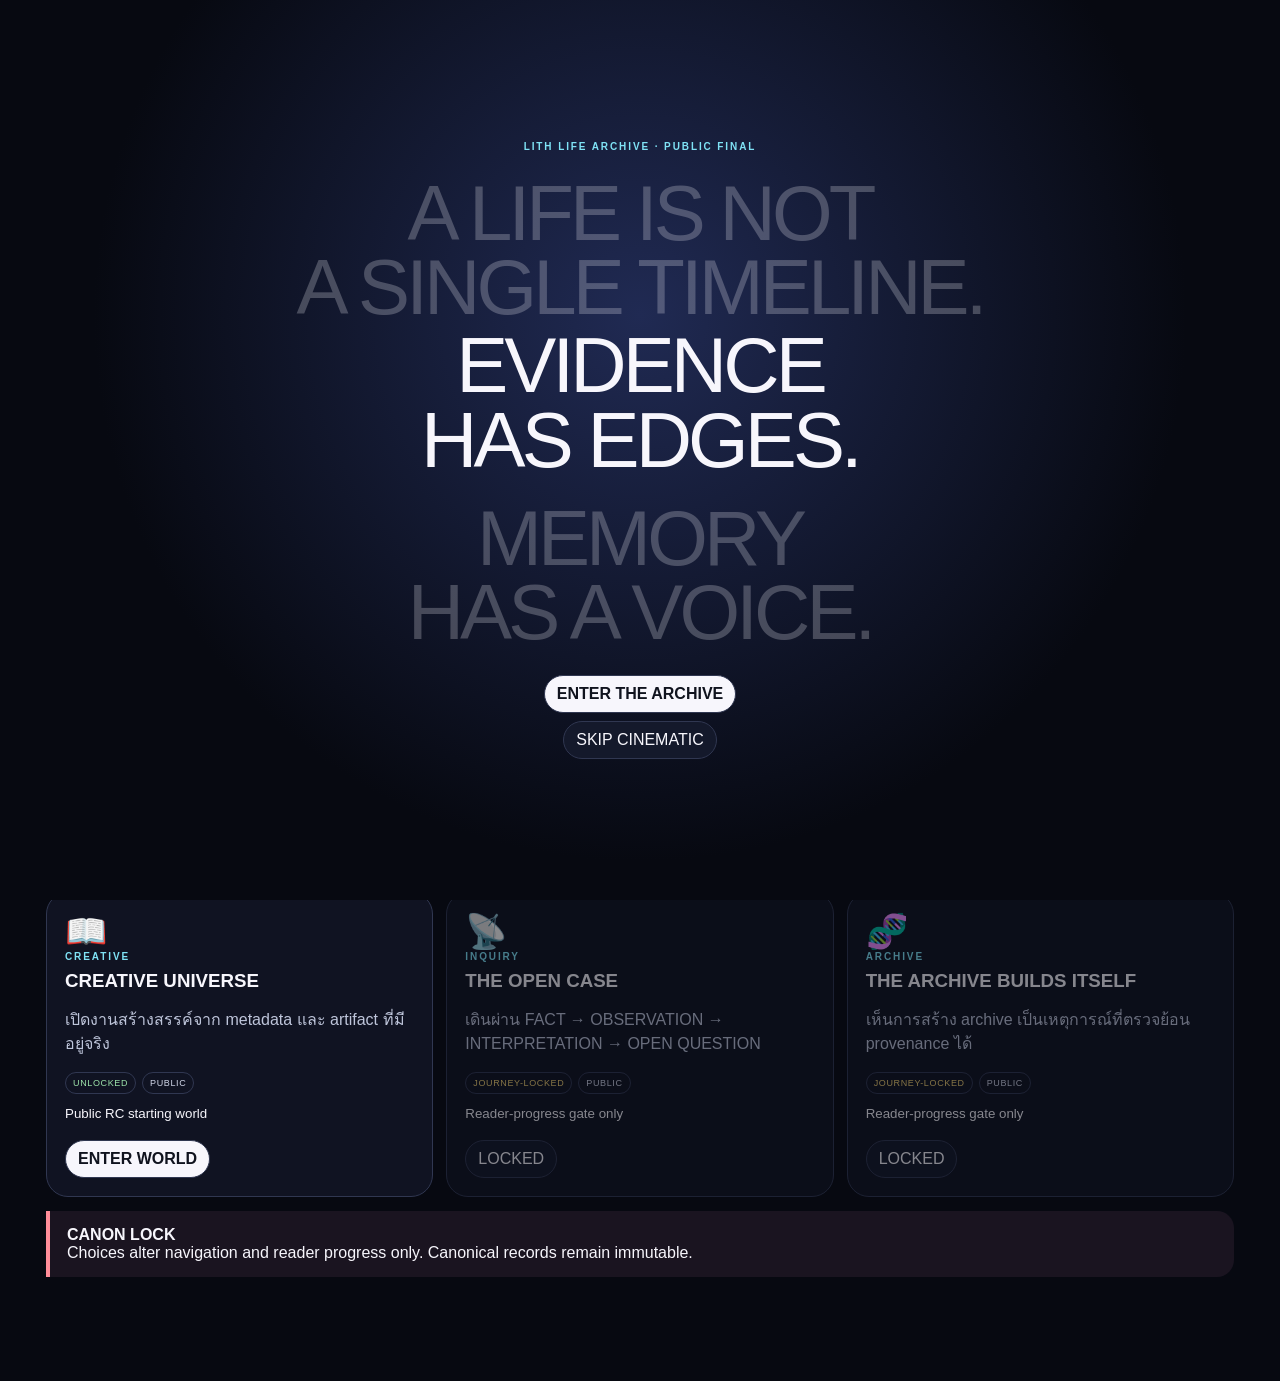
<file: index.html>
<!doctype html><html lang="th"><head><meta charset="utf-8"><meta name="viewport" content="width=device-width,initial-scale=1,viewport-fit=cover"><meta name="theme-color" content="#070911"><meta name="robots" content="index,follow"><meta name="description" content="LITH LIFE ARCHIVE — playable biography public final"><meta property="og:title" content="LITH LIFE ARCHIVE · v1.0 FINAL"><meta property="og:description" content="Playable biography with canon-safe Story, Webtoon, Quest, Archive, Time Travel and Memory Constellation."><meta property="og:type" content="website"><meta name="twitter:card" content="summary"><link rel="manifest" href="manifest.webmanifest"><link rel="icon" href="icon.svg"><title>LITH LIFE ARCHIVE · v1.0 FINAL</title><link rel="stylesheet" href="styles.css"></head><body><a class="skip" href="#main">ข้ามไปเนื้อหาหลัก</a>
<div id="loader" class="loader"><div class="loaderBox"><div class="releaseBadge">PUBLIC RELEASE · FINAL</div><h2 id="loaderTitle">VERIFYING PUBLIC BUILD…</h2><div id="loaderChecks"></div></div></div>
<div id="cinema" class="cinema"><div class="cinemaInner"><div class="eyebrow">LITH LIFE ARCHIVE · PUBLIC FINAL</div><div class="cinemaLine on">A LIFE IS NOT<br>A SINGLE TIMELINE.</div><div class="cinemaLine">EVIDENCE<br>HAS EDGES.</div><div class="cinemaLine">MEMORY<br>HAS A VOICE.</div><button id="enterArchive" class="btn primary">ENTER THE ARCHIVE</button><br><button id="skipCinema" class="btn" style="margin-top:8px">SKIP CINEMATIC</button></div></div>
<div id="chapterTransition" class="chapterTransition"><div><div id="transitionIcon" class="bigIcon">✦</div><div class="eyebrow">STORY DOOR</div><h2 id="transitionTitle"></h2></div></div>
<main id="main" class="app"><header class="top"><div class="brand">LITH LIFE ARCHIVE<small>v1.0.0 · PUBLIC CORPUS ONLY</small></div><div class="spacer"></div><div class="settings"><button class="round" data-setting="sound" aria-label="เปิดหรือปิดเสียง">🔇</button><button class="round" data-setting="haptics" aria-label="เปิดหรือปิดระบบสั่น">📳</button></div></header>
<section class="hero"><div class="releaseBadge">PUBLIC RELEASE · FINAL</div><div class="eyebrow">PLAYABLE BIOGRAPHY · CANON-SAFE BUILD</div><h1>เรื่องราวที่เล่นได้<br><em>โดยอดีตไม่ถูกเล่นใหม่</em></h1><div class="lead">ฉบับนี้รวม Story, Webtoon, Quest, Archive Room, Time Travel และ Memory Constellation ไว้ในประสบการณ์เดียว พร้อมตัดข้อมูลนอกระดับ PUBLIC ออกจาก bundle ตั้งแต่ก่อนโหลดหน้าเว็บ</div><div class="metrics"><div class="metric"><strong>3</strong><span>PUBLIC WORLDS</span></div><div class="metric"><strong>3</strong><span>PUBLIC SCENES</span></div><div class="metric"><strong>3</strong><span>PUBLIC QUESTS</span></div><div class="metric"><strong>14</strong><span>PUBLIC MEMORY NODES</span></div><div class="metric"><strong>0</strong><span>ALT HISTORIES</span></div></div></section>
<div class="card savePanel" style="margin-bottom:14px"><select id="readerMode" class="readerSelect" aria-label="Reader mode"><option value="young">🪁 YOUNG READER</option><option value="public">🌐 PUBLIC READER</option><option value="family">🧬 FAMILY ARCHIVE</option><option value="creative">🎭 CREATIVE EDITION</option><option value="research">🔬 RESEARCH / AUDIT</option><option value="future">🛰️ FUTURE GENERATION</option></select><button id="exportJourney" class="round">EXPORT JOURNEY</button><button id="resetJourney" class="round">RESET SAVE</button><div id="saveStatus" style="grid-column:1/-1;color:var(--muted);font-size:10px"></div></div><div id="journeyBar" class="journeyBar"></div>
<nav class="nav" aria-label="Primary navigation"><button class="navBtn active" data-view="world">🌌 WORLD</button><button class="navBtn" data-view="story">🎭 STORY</button><button class="navBtn" data-view="webtoon">📱 WEBTOON</button><button class="navBtn" data-view="quest">🎮 QUEST</button><button class="navBtn" data-view="archive">🗄️ ARCHIVE</button><button class="navBtn" data-view="time">⏳ TIME</button><button class="navBtn" data-view="constellation">✦ CONSTELLATION</button><button class="navBtn" data-view="release">🔐 RELEASE</button><button class="navBtn" data-view="endingView">∞ LIVING END</button></nav>
<section id="world" class="view active"><div class="sectionHead"><div><div class="eyebrow">MAIN MENU</div><h2>Public Story Worlds</h2></div><p>Unlocks เปลี่ยนเฉพาะการเดินทางของผู้อ่าน ไม่จัดอันดับความสำคัญของช่วงชีวิต</p></div><div id="worldGrid" class="grid"></div><div class="callout" style="margin-top:14px"><b>CANON LOCK</b><br>Choices alter navigation and reader progress only. Canonical records remain immutable.</div></section>
<section id="story" class="view"><div class="sectionHead"><div><div class="eyebrow">PLAYABLE BIOGRAPHY</div><h2>Story Mode</h2></div><p>แต่ละ panel ย้อนกลับหา public Claim ID ได้ใน Research Mode</p></div><div class="storyPlayer"><div id="storyMenu" class="storyMenu"></div><div id="storyPlayer"></div></div></section>
<section id="webtoon" class="view"><div class="sectionHead"><div><div class="eyebrow">VERTICAL READER</div><h2 id="webtoonTitle">Webtoon</h2></div><p>Presentation เปลี่ยน แต่ factual payload ใช้ชุดเดียวกับ Story Mode</p></div><div id="webtoonStrip" class="webtoon"></div></section>
<section id="quest" class="view"><div class="sectionHead"><div><div class="eyebrow">EVIDENCE LITERACY</div><h2>Quest Mode</h2></div><p>คำตอบผิดชน Evidence Boundary แทนการสร้างประวัติศาสตร์ทางเลือก</p></div><div class="questLayout"><div id="questMenu" class="questMenu"></div><div id="questStage"></div></div></section>
<section id="archive" class="view"><div class="sectionHead"><div><div class="eyebrow">PUBLIC SOURCE OF TRUTH</div><h2>Archive Room</h2></div><p>ค้นเฉพาะ record ที่อยู่ใน public corpus ของ FINAL นี้</p></div><div class="archiveFilters"><select id="archiveType"><option value="source">SOURCE</option><option value="claim">CLAIM</option><option value="event">EVENT</option><option value="person">PERSON</option><option value="place">PLACE</option><option value="artifact">ARTIFACT</option><option value="media">MEDIA</option></select><input id="archiveSearch" placeholder="ค้นหาชื่อหรือ ID…"></div><div id="records" class="records"></div></section>
<section id="time" class="view"><div class="sectionHead"><div><div class="eyebrow">TIME-TRAVEL NAVIGATION</div><h2>Time River</h2></div><p>ย้ายหน้าต่างอ่านกลับไปยัง event เดิม ไม่สร้าง alternate timeline</p></div><div id="timeRiver" class="timeRiver"></div><div id="timeDetail"></div></section>
<section id="constellation" class="view"><div class="sectionHead"><div><div class="eyebrow">LOGICAL SPACE</div><h2>Memory Constellation</h2></div><p>ตำแหน่งดาวเป็น layout-only ไม่มีความหมายทางภูมิศาสตร์ เวลา หรือเหตุและผล</p></div><div id="stars" class="constellation"></div><div id="starDetail" style="margin-top:12px"></div></section>
<section id="release" class="view"><div class="sectionHead"><div><div class="eyebrow">PUBLIC RELEASE GATE</div><h2>What this build contains</h2></div><p>FINAL นี้เข้มกว่าฐานข้อมูลเจ้าของเรื่อง: contextual/private/sealed ไม่เดินทางมากับไฟล์ public</p></div><div id="releaseGate" class="gate"></div><div class="card" style="margin-top:12px"><h3>Withheld ≠ nonexistent</h3><p id="gateNote"></p><p>Verified coordinate pins in this build: <b>0</b>. ไม่มีการเดาพิกัดเพื่อทำให้แผนที่ดูเต็ม</p></div></section>
<section id="endingView" class="view"><div id="ending" class="ending locked"></div></section></main>
<div class="bottomNav"><button data-view="world" aria-label="World">🌌</button><button data-view="story" aria-label="Story">🎭</button><button data-view="quest" aria-label="Quest">🎮</button><button data-view="archive" aria-label="Archive">🗄️</button><button data-view="time" aria-label="Time">⏳</button></div><div class="version">LITH LIFE ARCHIVE · v1.0.0</div><script src="data-1.js"></script><script src="data-2.js"></script><script src="data-3.js"></script><script src="app.js"></script></body></html>
</file>
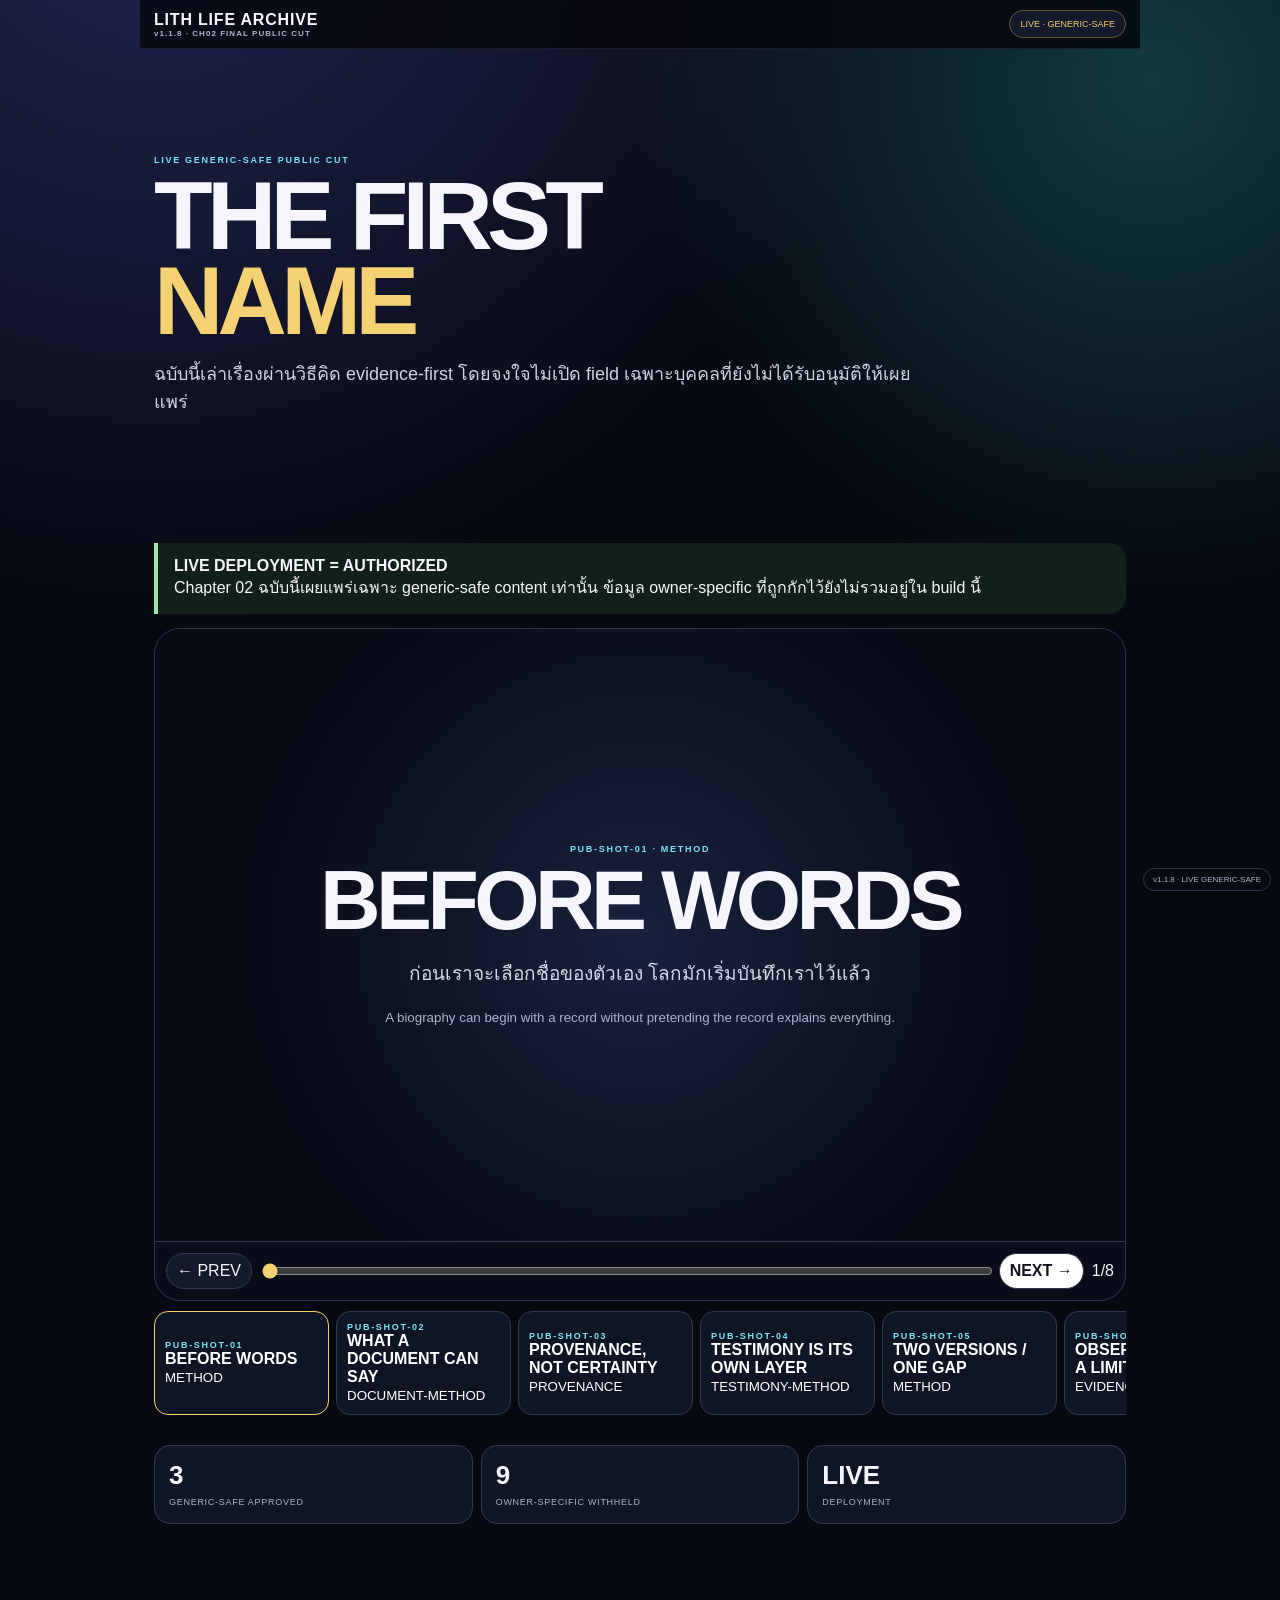
<file: chapter-02/index.html>
<!doctype html><html lang="th"><head><meta charset="utf-8"><meta name="viewport" content="width=device-width,initial-scale=1,viewport-fit=cover"><meta name="robots" content="index,follow"><meta name="theme-color" content="#070911"><title>LITH LIFE ARCHIVE · CH02 Final Public Cut</title><style>
:root{
 --bg:#070911;--panel:#101526;--panel2:#171c31;--text:#f7f5fc;--muted:#aeb5cc;
 --line:#303752;--gold:#f4d274;--cyan:#7fe3f6;--violet:#baa7ff;--red:#ff8d9a;
 --safe-t:env(safe-area-inset-top,0px);--safe-b:env(safe-area-inset-bottom,0px);
}
*{box-sizing:border-box}html{background:var(--bg);scroll-behavior:smooth}
body{margin:0;min-height:100svh;background:
radial-gradient(circle at 12% -8%,#202653 0,transparent 36%),
radial-gradient(circle at 90% 5%,#123a43 0,transparent 27%),var(--bg);
color:var(--text);font-family:ui-sans-serif,-apple-system,BlinkMacSystemFont,"Segoe UI",sans-serif}
button,input{font:inherit}.app{max-width:1000px;margin:auto;padding:calc(14px + var(--safe-t)) 14px calc(90px + var(--safe-b))}
.top{position:sticky;top:0;z-index:40;margin:calc(-14px - var(--safe-t)) -14px 12px;padding:calc(10px + var(--safe-t)) 14px 10px;
display:flex;align-items:center;gap:9px;background:rgba(7,9,17,.86);backdrop-filter:blur(18px);border-bottom:1px solid rgba(255,255,255,.08)}
.brand{font-weight:900;letter-spacing:.05em}.brand small{display:block;font-size:8px;color:var(--muted);letter-spacing:.13em}
.spacer{flex:1}.badge,.btn{border:1px solid var(--line);background:#14192b;color:var(--text);border-radius:999px;padding:8px 10px}
.badge{font-size:9px;color:var(--gold);border-color:#66592f}.hero{min-height:52svh;display:grid;align-content:center}
.eyebrow{font-size:9px;letter-spacing:.19em;color:var(--cyan);font-weight:900}.hero h1{font-size:clamp(50px,10vw,96px);line-height:.88;letter-spacing:-.06em;margin:9px 0}
.hero h1 em{font-style:normal;color:var(--gold)}.hero p{max-width:780px;color:#cdd3e5;font-size:18px;line-height:1.55}
.notice{border-left:4px solid var(--red);background:#1b1420;border-radius:0 17px 17px 0;padding:14px 16px;margin:14px 0}
.viewer{border:1px solid var(--line);border-radius:26px;overflow:hidden;background:#090d19}.stage{min-height:68svh;display:grid;place-items:center;text-align:center;padding:38px 20px;background:radial-gradient(circle at center,#18213c,#080b16 70%)}
.stage h2{font-size:clamp(42px,8vw,84px);letter-spacing:-.055em;line-height:.94;margin:7px 0}.stage p{max-width:770px;font-size:19px;line-height:1.55;color:#d4d8e7}.stage small{color:var(--muted)}
.controls{display:grid;grid-template-columns:auto 1fr auto auto;gap:8px;align-items:center;padding:11px;border-top:1px solid var(--line)}.btn{cursor:pointer}.btn.primary{background:#fff;color:#111420;font-weight:900}.timeline{width:100%;accent-color:var(--gold)}
.strip{display:flex;gap:7px;overflow:auto;padding:10px 0;scrollbar-width:none}.strip::-webkit-scrollbar{display:none}.shot{min-width:175px;padding:10px;border:1px solid var(--line);border-radius:14px;background:#101526;color:white;text-align:left}.shot.active{border-color:var(--gold)}
.gateGrid{display:grid;grid-template-columns:repeat(3,1fr);gap:8px;margin:20px 0}.gateCard{padding:14px;border:1px solid var(--line);border-radius:16px;background:#101526}.gateCard strong{display:block;font-size:26px}.gateCard span{font-size:9px;color:var(--muted);letter-spacing:.08em}
.footer{position:fixed;right:9px;bottom:calc(9px + var(--safe-b));padding:6px 9px;border:1px solid var(--line);border-radius:999px;background:rgba(9,11,21,.84);font-size:8px;color:var(--muted)}
@media(max-width:700px){.hero h1{font-size:54px}.stage{min-height:70svh;padding:28px 14px}.stage p{font-size:17px}.controls{grid-template-columns:auto auto auto}.controls .timeline{grid-column:1/-1}.gateGrid{grid-template-columns:1fr}}
</style></head><body>
<main class="app"><header class="top"><div class="brand">LITH LIFE ARCHIVE<small>v1.1.8 · CH02 FINAL PUBLIC CUT</small></div><div class="spacer"></div><span class="badge">LIVE · GENERIC-SAFE</span></header>
<section class="hero"><div><div class="eyebrow">LIVE GENERIC-SAFE PUBLIC CUT</div><h1>THE FIRST<br><em>NAME</em></h1><p>ฉบับนี้เล่าเรื่องผ่านวิธีคิด evidence-first โดยจงใจไม่เปิด field เฉพาะบุคคลที่ยังไม่ได้รับอนุมัติให้เผยแพร่</p></div></section>
<div class="notice" style="border-left-color:#9ee5ad;background:#112019"><b>LIVE DEPLOYMENT = AUTHORIZED</b><br>Chapter 02 ฉบับนี้เผยแพร่เฉพาะ generic-safe content เท่านั้น ข้อมูล owner-specific ที่ถูกกักไว้ยังไม่รวมอยู่ใน build นี้</div>
<section class="viewer"><div id="stage" class="stage"></div><div class="controls"><button id="prev" class="btn">← PREV</button><input id="timeline" class="timeline" type="range" min="0" value="0"><button id="next" class="btn primary">NEXT →</button><div id="idx">1/8</div></div></section>
<div id="strip" class="strip"></div>
<section class="gateGrid"><div class="gateCard"><strong>3</strong><span>GENERIC-SAFE APPROVED</span></div><div class="gateCard"><strong>9</strong><span>OWNER-SPECIFIC WITHHELD</span></div><div class="gateCard"><strong>LIVE</strong><span>DEPLOYMENT</span></div></section>
</main><div class="footer">v1.1.8 · LIVE GENERIC-SAFE</div><script>window.LITH_FINAL_PUBLIC={"version": "1.1.8", "chapter": "CH02", "title": "LITH LIFE ARCHIVE — CHAPTER 02 FINAL PUBLIC CUT", "cut": "GENERIC-SAFE", "status": "FINAL PUBLIC CUT COMPILED · LIVE · GENERIC-SAFE", "deploymentAuthorized": true, "indexingAuthorized": true, "ownerSpecificFieldsPromoted": 0, "scene": {"id": "SCN-CH02-FINAL-PUBLIC", "title": "THE FIRST NAME", "subtitle": "ก่อนเราจะเลือกชื่อของตัวเอง", "privacy": "public-generic-safe", "ending": "THE GAP REMAINS OPEN", "objective": "แสดงวิธีแยกเอกสาร คำบอกเล่า provenance และคำถามเปิด โดยไม่เปิด owner-specific fields ที่ยังไม่ได้รับอนุมัติ"}, "shots": [{"id": "PUB-SHOT-01", "title": "BEFORE WORDS", "duration": 5.5, "layer": "METHOD", "visual": "ABSTRACT-TYPOGRAPHIC", "text": "ก่อนเราจะเลือกชื่อของตัวเอง โลกมักเริ่มบันทึกเราไว้แล้ว", "subtext": "A biography can begin with a record without pretending the record explains everything."}, {"id": "PUB-SHOT-02", "title": "WHAT A DOCUMENT CAN SAY", "duration": 7.0, "layer": "DOCUMENT-METHOD", "visual": "ABSTRACT-DOCUMENT-CARD", "text": "เอกสารอาจยืนยันบาง field ได้ แต่ Public Cut นี้ยังไม่เผย field เฉพาะบุคคลจนกว่าจะได้รับอนุมัติ", "subtext": "WITHHELD BY OWNER REVIEW GATE"}, {"id": "PUB-SHOT-03", "title": "PROVENANCE, NOT CERTAINTY", "duration": 7.0, "layer": "PROVENANCE", "visual": "DATA-CINEMA", "text": "เรารู้สายที่มาของอนุพันธ์บางชิ้น แต่ยังไม่ถือว่า raw source bytes ถูกกู้กลับมา", "subtext": "RAW IDENTITY KNOWN · RAW BYTES PENDING"}, {"id": "PUB-SHOT-04", "title": "TESTIMONY IS ITS OWN LAYER", "duration": 7.0, "layer": "TESTIMONY-METHOD", "visual": "ABSTRACT-WAVEFORM", "text": "ความทรงจำหรือคำบอกเล่าของครอบครัวมีคุณค่า แต่ต้องติดป้ายว่าเป็นคำบอกเล่า", "subtext": "TESTIMONY ≠ PRIMARY DOCUMENT"}, {"id": "PUB-SHOT-05", "title": "TWO VERSIONS / ONE GAP", "duration": 8.0, "layer": "METHOD", "visual": "ANONYMIZED-SPLIT-SCREEN", "text": "เมื่อความตั้งใจกับสิ่งที่ถูกบันทึกไม่ตรงกัน เราไม่ควรสร้างผู้กระทำขึ้นมาเพื่ออุดช่องว่าง", "subtext": "NO FABRICATED DECISION-MAKER"}, {"id": "PUB-SHOT-06", "title": "OBSERVATION HAS A LIMIT", "duration": 8.0, "layer": "EVIDENCE-METHOD", "visual": "BOUNDARY-CARDS", "text": "การเห็นรูปแบบหรือการซ้ำในเอกสารอนุญาตให้บันทึกสิ่งที่เห็น แต่ไม่อนุญาตให้กระโดดไปสู่สถิติ เจตนา หรือคำอธิบายเหนือหลักฐาน", "subtext": "OBSERVATION ✓ · OVERCLAIM ✕"}, {"id": "PUB-SHOT-07", "title": "THE OPEN QUESTION", "duration": 7.5, "layer": "OPEN QUESTION", "visual": "NEGATIVE-SPACE", "text": "ใครเป็นผู้ตัดสินใจในจุดเปลี่ยนของเรื่องนี้ยังคงเป็นคำถามเปิด", "subtext": "UNRESOLVED"}, {"id": "PUB-SHOT-08", "title": "THE GAP REMAINS OPEN", "duration": 6.0, "layer": "METHOD", "visual": "LIVING-ENDING", "text": "การไม่รู้บางอย่างอย่างซื่อสัตย์ อาจเป็นหลักฐานว่าคลังนี้ยังมีชีวิตอยู่", "subtext": "THE ARCHIVE CONTINUES"}], "assets": [], "included": {"method": true, "genericProvenance": true, "genericTestimonyMethod": true, "genericOpenQuestion": true}, "withheld": {"exactBirthValues": true, "specificNames": true, "documentReferenceNumber": true, "evidenceImages": true, "rawSourceFilenames": true, "thirdPartyIdentifiers": true, "healthAdjacentBirthData": true}, "releaseGate": {"status": "AUTHORIZED", "reason": "Explicit owner authorization to deploy the v1.1.8 generic-safe public cut was received on 2026-08-10.", "requiredToOpen": []}};</script><script>
(()=>{const D=window.LITH_FINAL_PUBLIC,$=s=>document.querySelector(s),$$=s=>[...document.querySelectorAll(s)];let i=0;
function render(){
 const s=D.shots[i];
 $('#stage').innerHTML=`<div><div class="eyebrow">${s.id} · ${s.layer}</div><h2>${s.title}</h2><p>${s.text}</p><small>${s.subtext}</small></div>`;
 $('#timeline').value=i;$('#idx').textContent=`${i+1}/${D.shots.length}`;
 $$('.shot').forEach((b,x)=>b.classList.toggle('active',x===i));
}
$('#prev').onclick=()=>{if(i>0){i--;render()}};
$('#next').onclick=()=>{if(i<D.shots.length-1){i++;render()}};
$('#timeline').max=D.shots.length-1;
$('#timeline').oninput=e=>{i=+e.target.value;render()};
$('#strip').innerHTML=D.shots.map((s,x)=>`<button class="shot" data-shot="${x}"><div class="eyebrow">${s.id}</div><b>${s.title}</b><br><small>${s.layer}</small></button>`).join('');
$$('[data-shot]').forEach(b=>b.onclick=()=>{i=+b.dataset.shot;render()});
render();
})();
</script></body></html>
</file>
<file: styles.css>
:root{--bg:#070911;--panel:#111525;--panel2:#171c31;--text:#f7f6fc;--muted:#aab2c9;--line:#303751;--gold:#f3d273;--cyan:#7fe2f5;--violet:#baa7ff;--green:#9ce3aa;--red:#ff8d99;--pink:#f5a9d1;--r:22px;--safe-t:env(safe-area-inset-top,0px);--safe-b:env(safe-area-inset-bottom,0px);--safe-l:env(safe-area-inset-left,0px);--safe-r:env(safe-area-inset-right,0px)}*{box-sizing:border-box}html{background:var(--bg);scroll-behavior:smooth}body{margin:0;min-height:100svh;background:radial-gradient(circle at 10% -5%,#20264d 0,transparent 34%),radial-gradient(circle at 95% 0,#15343f 0,transparent 28%),var(--bg);color:var(--text);font-family:ui-sans-serif,-apple-system,BlinkMacSystemFont,"Segoe UI",sans-serif;-webkit-tap-highlight-color:transparent}button,input,select{font:inherit}.app{max-width:1220px;margin:auto;padding:calc(14px + var(--safe-t)) calc(16px + var(--safe-r)) calc(104px + var(--safe-b)) calc(16px + var(--safe-l))}.skip{position:absolute;left:-9999px;top:auto}.skip:focus{left:12px;top:12px;z-index:200;background:#fff;color:#000;padding:10px;border-radius:10px}.top{position:sticky;top:0;z-index:80;margin:calc(-14px - var(--safe-t)) calc(-16px - var(--safe-r)) 14px calc(-16px - var(--safe-l));padding:calc(10px + var(--safe-t)) calc(16px + var(--safe-r)) 10px calc(16px + var(--safe-l));display:flex;gap:9px;align-items:center;background:rgba(7,9,17,.82);backdrop-filter:blur(18px);border-bottom:1px solid rgba(255,255,255,.08)}.brand{font-weight:900;letter-spacing:.055em}.brand small{display:block;color:var(--muted);font-size:9px;letter-spacing:.14em}.spacer{flex:1}.round,.btn,.navBtn{border:1px solid var(--line);background:#14192b;color:var(--text);border-radius:999px;padding:9px 12px;cursor:pointer}.round.active,.btn.primary,.navBtn.active{background:var(--text);color:#10131e;font-weight:900}.hero{min-height:52svh;display:grid;align-content:center;gap:17px}.eyebrow{font-size:10px;letter-spacing:.19em;color:var(--cyan);font-weight:900}h1{font-size:clamp(46px,8vw,90px);line-height:1.08;letter-spacing:-.035em;margin:0}h1 em{font-style:normal;color:var(--gold)}.lead{font-size:clamp(17px,2.2vw,22px);line-height:1.55;color:#cdd2e5;max-width:810px}.metrics{display:grid;grid-template-columns:repeat(5,1fr);gap:9px}.metric,.card{border:1px solid var(--line);background:rgba(17,21,37,.89);border-radius:var(--r)}.metric{padding:15px}.metric strong{display:block;font-size:27px}.metric span{font-size:9px;color:var(--muted);letter-spacing:.08em}.releaseBadge{display:inline-flex;align-items:center;gap:7px;padding:7px 10px;border:1px solid var(--gold);color:var(--gold);border-radius:999px;font-size:10px;letter-spacing:.09em}.nav{display:flex;gap:8px;overflow:auto;padding:5px 0 18px;scrollbar-width:none}.nav::-webkit-scrollbar{display:none}.navBtn{white-space:nowrap}.view{display:none}.view.active{display:block}.sectionHead{display:flex;justify-content:space-between;align-items:end;gap:20px;margin:18px 0}.sectionHead h2{font-size:clamp(31px,5vw,54px);margin:0}.sectionHead p{max-width:590px;color:var(--muted)}.grid{display:grid;grid-template-columns:repeat(3,1fr);gap:13px}.world{padding:18px;position:relative;overflow:hidden}.world.locked{opacity:.53}.icon{font-size:34px}.world h3,.card h3{margin:8px 0}.world p,.card p{color:#bec5da;line-height:1.5}.meta{display:flex;gap:6px;flex-wrap:wrap;margin:10px 0}.tag{border:1px solid var(--line);border-radius:999px;padding:5px 7px;font-size:9px;letter-spacing:.07em;color:#d1d6e8}.tag.good{color:var(--green)}.tag.wait{color:var(--gold)}.progress{height:8px;background:#252a43;border-radius:999px;overflow:hidden}.progress i{display:block;height:100%;background:linear-gradient(90deg,var(--violet),var(--cyan));transition:width .3s}.journeyBar{display:grid;grid-template-columns:repeat(4,1fr);gap:9px;margin-bottom:13px}.journeyStat{padding:13px;border:1px solid var(--line);border-radius:17px;background:#101425}.journeyStat b{display:block;font-size:24px}.storyPlayer{display:grid;grid-template-columns:.78fr 1.22fr;gap:13px}.storyMenu,.questMenu{display:grid;gap:8px}.storyChoice,.questBtn{border:1px solid var(--line);background:#12172a;color:white;border-radius:15px;padding:12px;text-align:left;cursor:pointer}.storyChoice.active{border-color:var(--gold)}.questBtn.done{border-color:var(--green)}.player,.questStage{min-height:470px}.panelList{display:grid;gap:9px;margin-top:11px}.panel{display:grid;grid-template-columns:43px 1fr;gap:10px;padding:13px;border:1px solid var(--line);border-radius:15px;background:#0f1323}.panelNo{width:37px;height:37px;border-radius:12px;background:#202640;display:grid;place-items:center;color:var(--gold);font-weight:900}.claimChip{display:inline-block;margin:5px 4px 0 0;padding:4px 6px;border:1px dashed #5f698e;border-radius:7px;font-size:9px;color:#cbd2f0}.webtoon{max-width:690px;margin:auto}.webPanel{min-height:300px;border:1px solid var(--line);border-radius:20px;margin-bottom:14px;padding:18px;display:grid;align-content:end;background:linear-gradient(180deg,#161b30,#0d1020)}.webPanel .copy{background:rgba(8,10,18,.76);backdrop-filter:blur(8px);padding:13px;border-radius:14px}.questLayout{display:grid;grid-template-columns:.75fr 1.25fr;gap:12px}.choice{display:block;width:100%;text-align:left;margin:7px 0;padding:12px;border:1px solid var(--line);border-radius:13px;background:#171c31;color:white;cursor:pointer}.choice.good{border-color:var(--green);background:#16291f}.choice.bad{border-color:var(--red);background:#311a25}.archiveFilters{display:grid;grid-template-columns:190px 1fr;gap:8px}.archiveFilters select,.archiveFilters input,.readerSelect{width:100%;background:#14192b;color:white;border:1px solid var(--line);border-radius:13px;padding:10px}.records{display:grid;gap:8px;margin-top:10px}.record{padding:12px;border:1px solid var(--line);border-radius:14px;background:#101426}.timeRiver{display:flex;gap:8px;overflow:auto;padding:7px 0 14px}.timeAnchor{min-width:210px;border:1px solid var(--line);background:#111628;color:white;border-radius:15px;padding:12px;text-align:left;cursor:pointer}.constellation{height:560px;position:relative;border:1px solid var(--line);border-radius:22px;background:radial-gradient(circle at 50% 50%,#19213a,#090c18 67%);overflow:hidden}.star{position:absolute;transform:translate(-50%,-50%);padding:6px 8px;border:1px solid var(--line);border-radius:999px;background:#12172a;color:white;font-size:9px;max-width:135px;overflow:hidden;text-overflow:ellipsis;white-space:nowrap;cursor:pointer}.ending{min-height:58svh;display:grid;place-items:center;text-align:center}.endingInner{max-width:760px}.ending h2{font-size:clamp(46px,8vw,92px);letter-spacing:-.05em;margin:0}.ending.locked{opacity:.55}.savePanel{display:grid;grid-template-columns:1fr auto auto;gap:8px;align-items:center}.callout{border-left:4px solid var(--red);padding:15px 17px;background:#1a1420;border-radius:0 17px 17px 0}.gate{display:grid;grid-template-columns:repeat(3,1fr);gap:9px}.gateItem{padding:13px;border:1px solid var(--line);border-radius:16px;background:#101425}.gateItem b{display:block;font-size:22px}.settings{display:flex;gap:7px;align-items:center}.chapterTransition{position:fixed;inset:0;z-index:160;background:rgba(6,8,15,.94);display:grid;place-items:center;text-align:center;padding:30px;opacity:0;pointer-events:none;transition:opacity .22s}.chapterTransition.show{opacity:1;pointer-events:auto}.chapterTransition .bigIcon{font-size:62px}.chapterTransition h2{font-size:clamp(40px,8vw,86px);margin:8px 0;letter-spacing:-.05em}.loader{position:fixed;inset:0;z-index:220;background:#070911;display:grid;place-items:center;padding:28px}.loader.done{display:none}.loaderBox{width:min(620px,100%)}.check{padding:9px 0;border-bottom:1px solid var(--line);display:flex;justify-content:space-between;gap:10px}.ok{color:var(--green)}.cinema{position:fixed;inset:0;z-index:210;background:radial-gradient(circle at 50% 35%,#202a53,#070911 63%);display:grid;place-items:center;padding:30px;text-align:center}.cinema.hidden{display:none}.cinemaInner{max-width:780px}.cinemaLine{font-size:clamp(34px,7vw,78px);letter-spacing:-.05em;line-height:.95;margin:14px 0;opacity:.24;transition:opacity .4s,transform .4s;transform:translateY(10px)}.cinemaLine.on{opacity:1;transform:none}.cinema .btn{margin-top:22px}.bottomNav{display:none}.version{position:fixed;bottom:calc(8px + var(--safe-b));right:calc(9px + var(--safe-r));z-index:100;border:1px solid var(--line);background:rgba(9,11,20,.84);backdrop-filter:blur(10px);border-radius:999px;padding:6px 9px;color:var(--muted);font-size:9px;letter-spacing:.1em}@media(max-width:900px){.metrics{grid-template-columns:repeat(2,1fr)}.metric:last-child{grid-column:span 2}.grid{grid-template-columns:1fr}.sectionHead{display:block}.storyPlayer,.questLayout{grid-template-columns:1fr}.journeyBar{grid-template-columns:repeat(2,1fr)}.archiveFilters{grid-template-columns:1fr}.savePanel{grid-template-columns:1fr 1fr}.savePanel .readerSelect{grid-column:span 2}.gate{grid-template-columns:1fr}.constellation{height:510px}h1{font-size:52px;line-height:1.1}.top .settings{display:none}.nav{padding-bottom:74px}.bottomNav{display:flex;position:fixed;z-index:90;left:calc(8px + var(--safe-l));right:calc(8px + var(--safe-r));bottom:calc(8px + var(--safe-b));background:rgba(12,15,27,.9);backdrop-filter:blur(18px);border:1px solid var(--line);border-radius:20px;padding:7px;justify-content:space-around}.bottomNav button{border:0;background:transparent;color:var(--muted);padding:9px 10px;border-radius:13px;font-size:18px}.bottomNav button.active{background:#202640;color:white}.version{bottom:calc(78px + var(--safe-b))}}@media(min-width:901px) and (max-width:1180px){.app{max-width:1024px}.hero{min-height:45svh}.grid{grid-template-columns:repeat(2,1fr)}}@media(prefers-reduced-motion:reduce){*{scroll-behavior:auto!important;animation:none!important;transition:none!important}.cinemaLine{transform:none}.chapterTransition{transition:none}}
</file>
